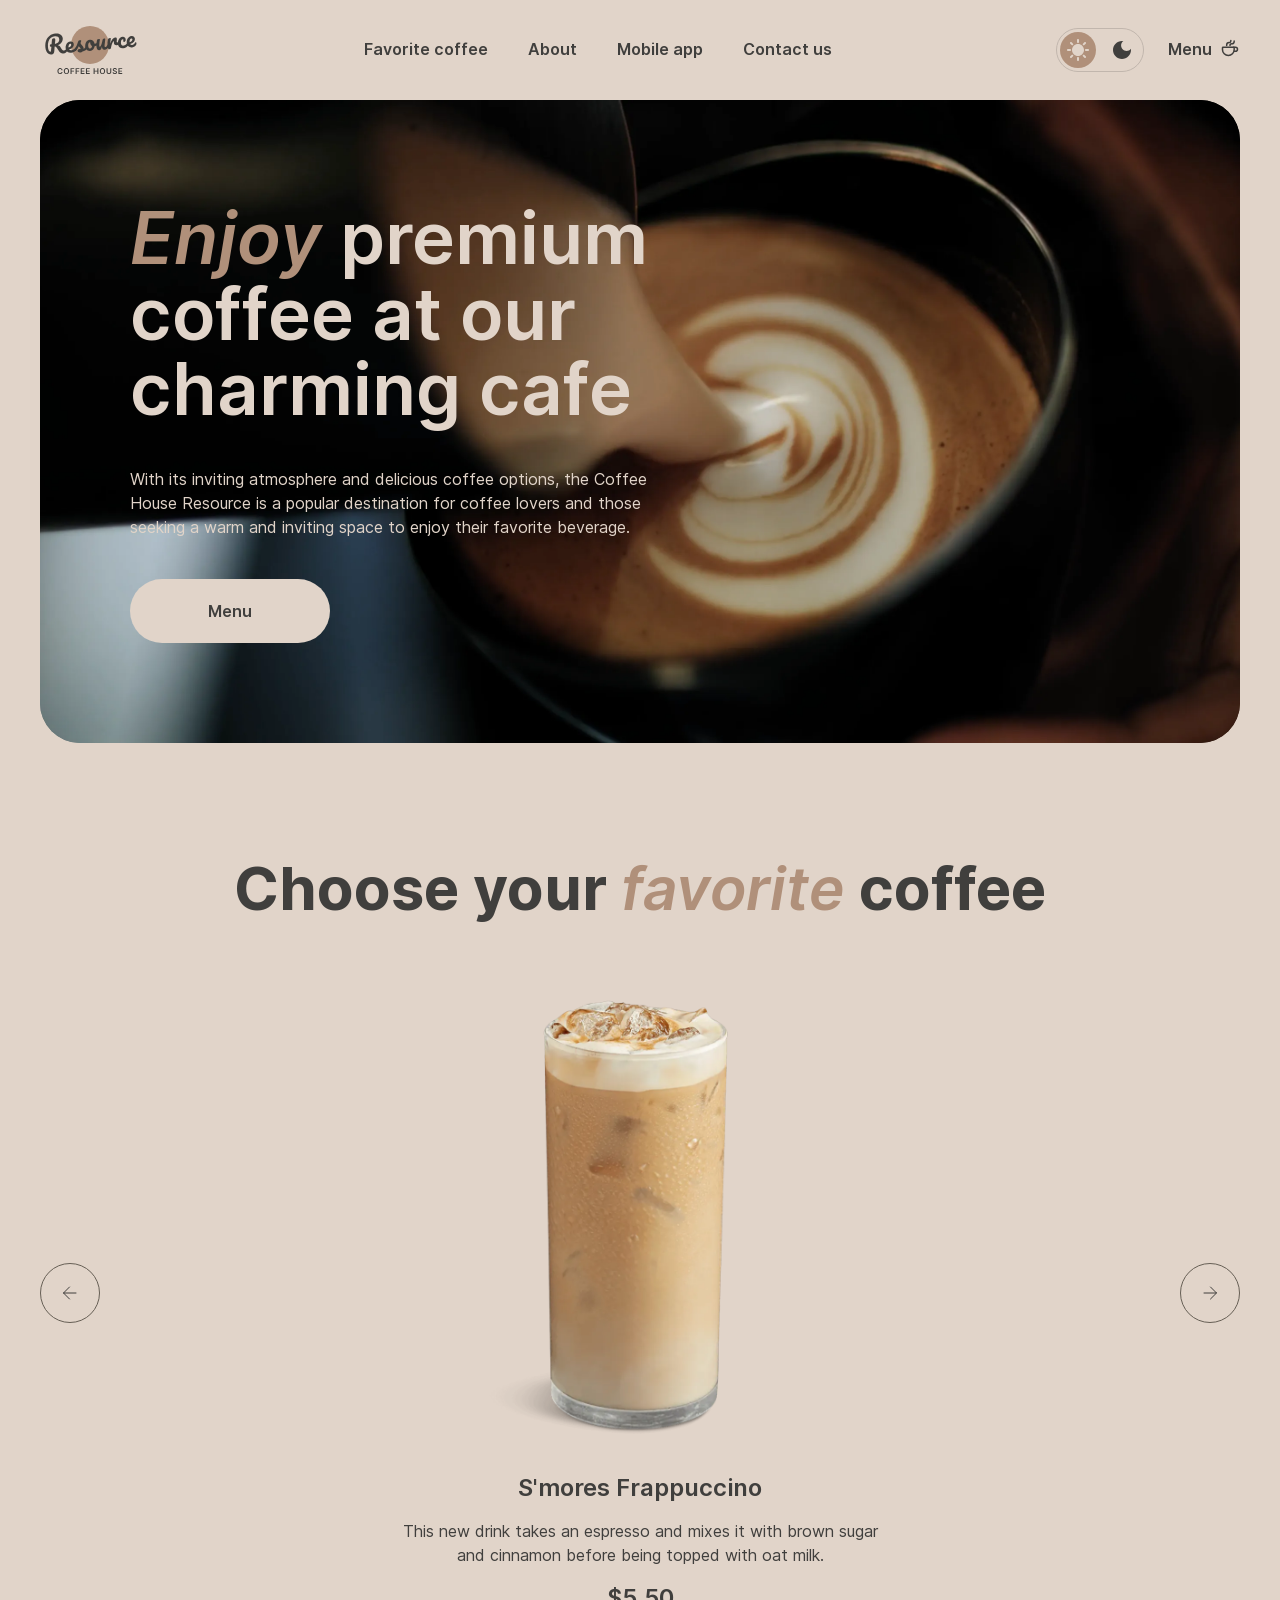
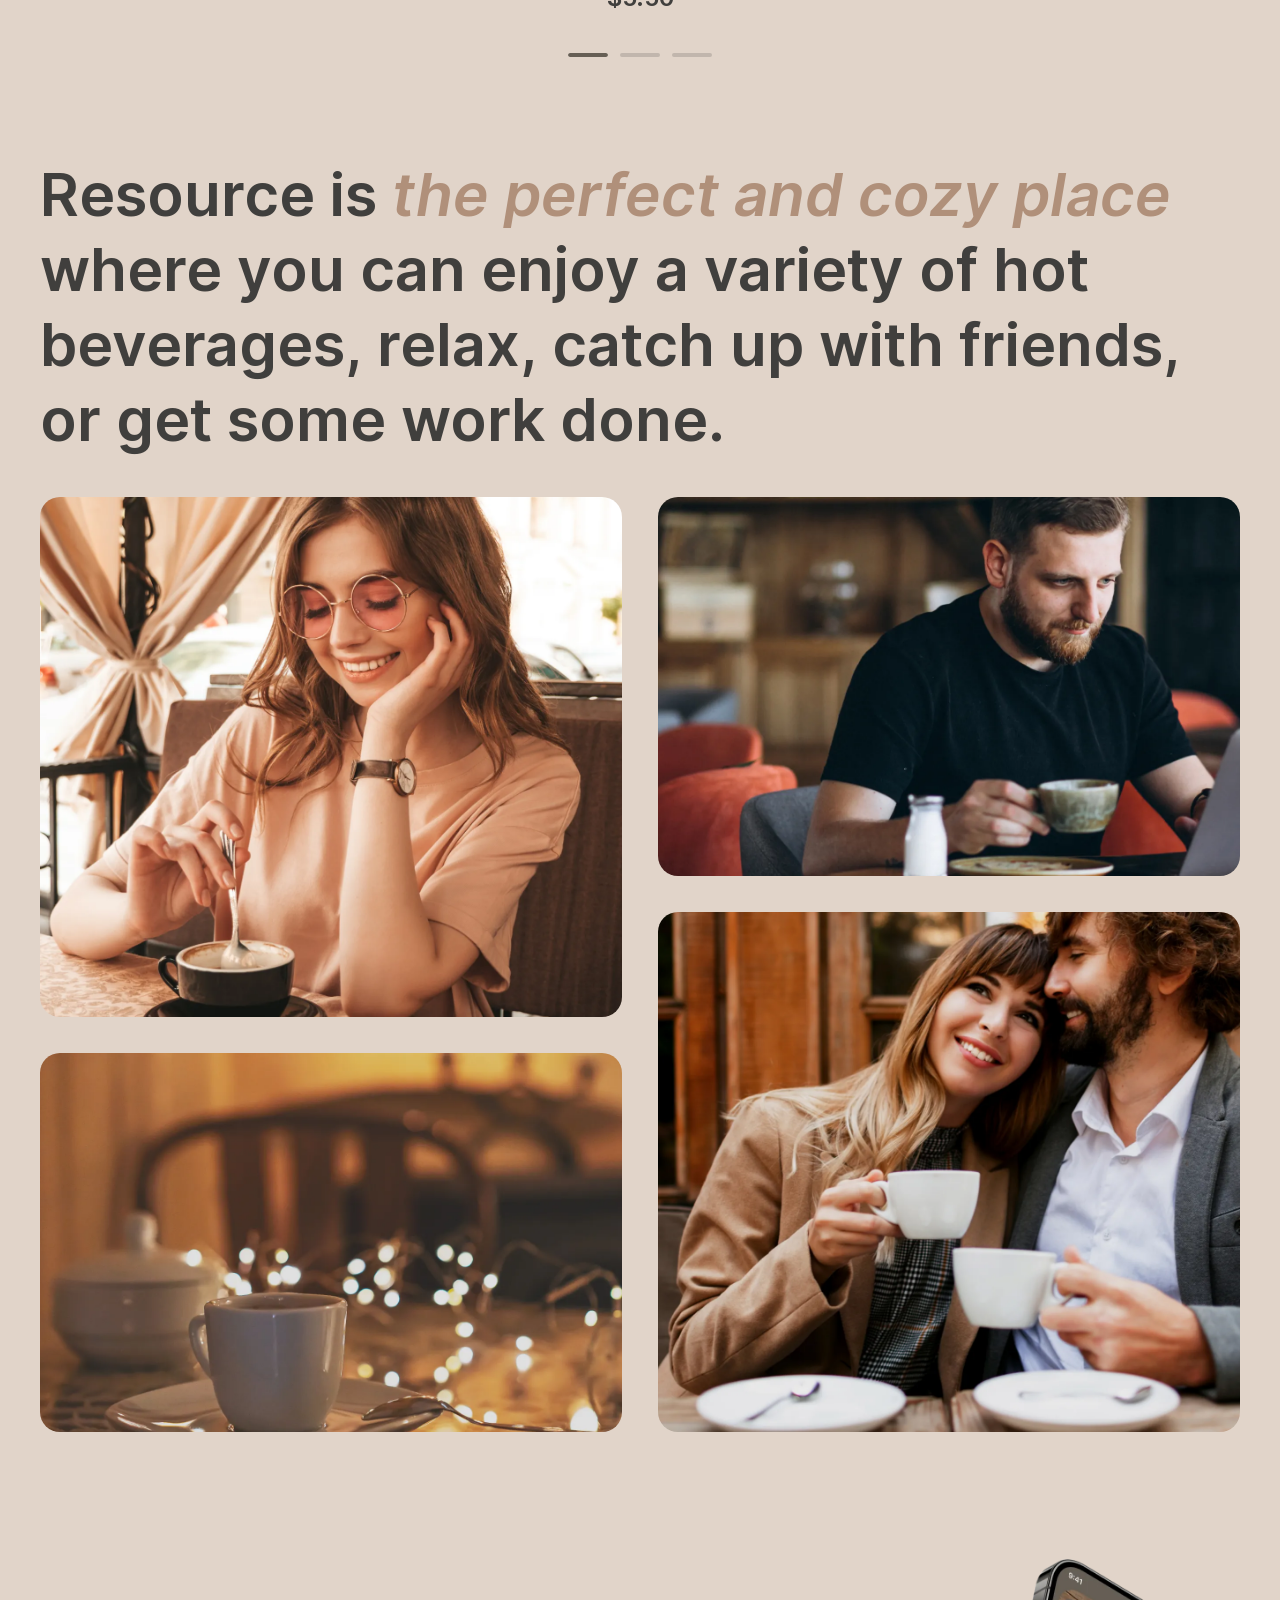
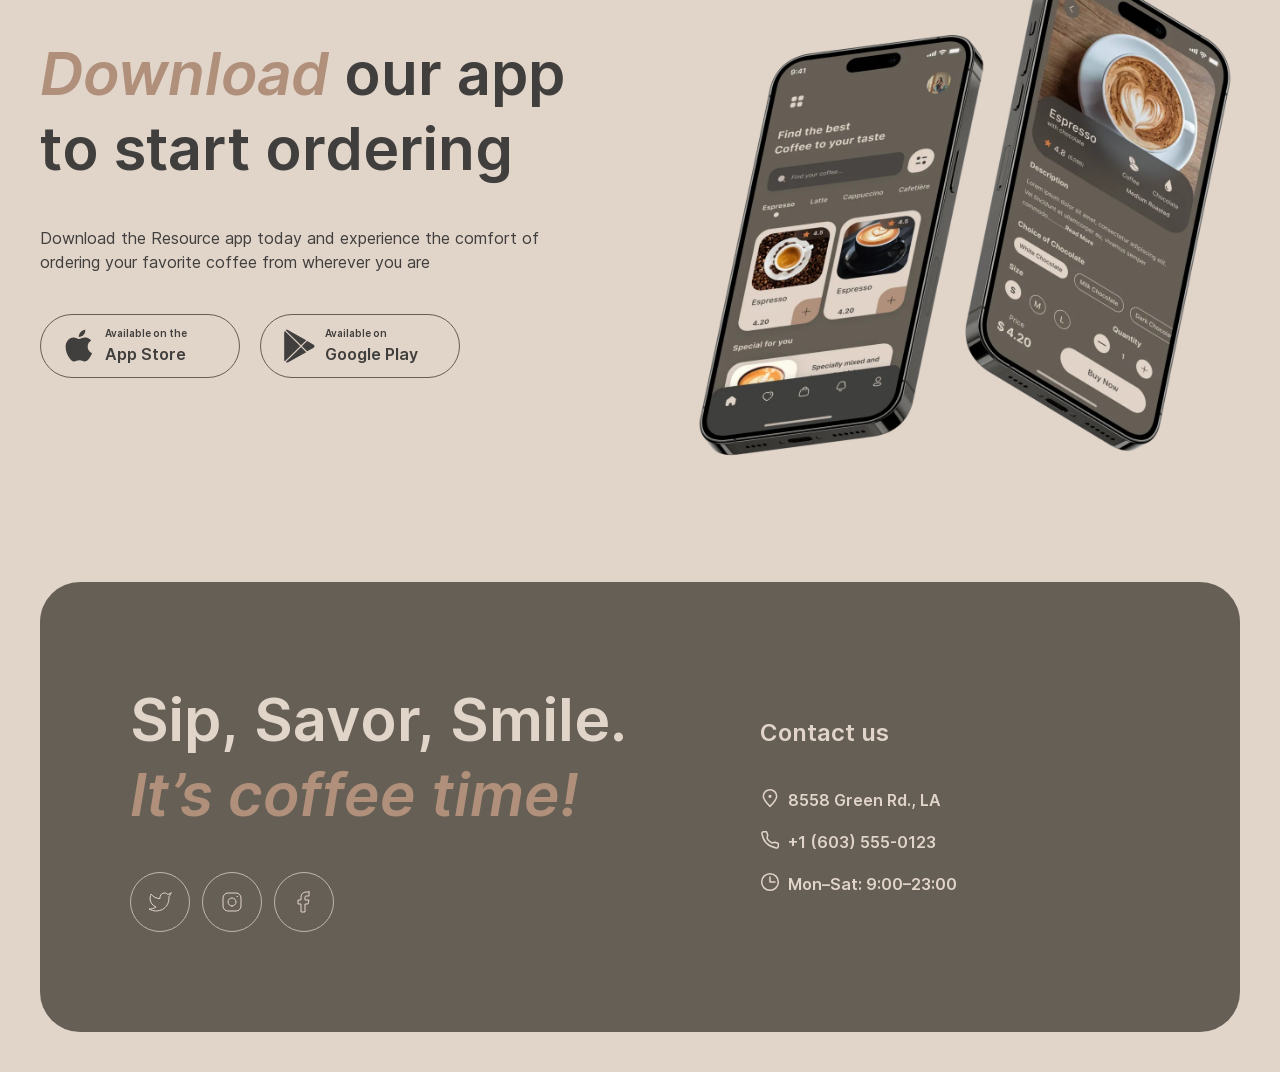
<file: index.html>
<!DOCTYPE html>
<html lang="en">
<head>
    <meta charset="UTF-8">
    <meta name="viewport" content="width=device-width, initial-scale=1.0">

    <link rel="stylesheet" href="./assets/css/style.css">

    <link rel="icon" type="image/x-icon" href="./favicon.ico">

    <title>Coffee House</title>

    <script>
        (function() {
            const savedTheme = localStorage.getItem('theme');
            const systemPrefersDark = window.matchMedia('(prefers-color-scheme: dark)').matches;
            
            if (savedTheme === 'dark' || (!savedTheme && systemPrefersDark)) {
                document.documentElement.setAttribute('data-theme', 'dark');
            }
        })();
    </script>
</head>
<body data-page-name="index">
    <div class="container">
        <header class="header">
            <a class="header__logo" href="./"></a>

            <div class="header__menu-wrapper">
                <nav class="header__menu">
                    <a class="header__menu-btn link" href="#favorite-coffee">
                        <span>Favorite coffee</span>
                        <span class="link__underline"></span>
                    </a>
                    <a class="header__menu-btn link" href="#about">
                    <span>About</span>
                    <span class="link__underline"></span>
                    </a>
                    <a class="header__menu-btn link" href="#mob-app">
                    <span>Mobile app</span>
                    <span class="link__underline"></span>
                    </a>
                    <a class="header__menu-btn link" href="#contact-us">
                    <span>Contact us</span>
                    <span class="link__underline"></span>
                    </a>
                </nav>

                <a class="header__menu-btn header__menu-btn_coffee header__menu-btn_mob-only link" href="./menu.html">
                    <span>Menu</span>
                    <span class="link__underline"></span>
                </a>
            </div>

            <div class="header__btns-wrapper">
                <button class="header__mob-menu"></button>
                <a class="header__menu-btn header__menu-btn_coffee link" href="./menu.html">
                    <span>Menu</span>
                    <span class="link__underline"></span>
                </a>
                <button class="header__theme" id="theme-toggle"></button>
            </div>
        </header>

        <main class="main">
            <section class="mainscrn">
                <video class="mainscrn__video" autoplay loop muted playsinline poster="./assets/img/img-hero.webp">
                    <source src="./assets/video/bg.mp4" type="video/mp4">                    
                    Your browser does not support the video tag.
                </video>
                <div class="mainscrn__content">
                    <h1 class="mainscrn__title">
                        <span class="mainscrn__title_accent title-accent">Enjoy</span> premium coffee at our charming cafe
                    </h1>
                    <p class="mainscrn__text">
                        With its inviting atmosphere and delicious coffee options, the Coffee House Resource is a popular destination for coffee lovers and those seeking a warm and inviting space to enjoy their favorite beverage.
                    </p>
                    <a class="mainscrn__link" href="./menu.html">
                        <span class="mainscrn__link-txt">Menu</span>
                    </a>
                </div>
            </section>

            <section class="favorite-coffee" id="favorite-coffee">
                <h2 class="favorite-coffee__title">Choose your <span class="favorite-coffee__title_accent title-accent">favorite</span> coffee</h2>
                <div class="slider">
                    <div class="slider__wrapper">
                        <div class="slider__btn-wrapper">
                            <button class="slider__btn slider__btn_left" id="slider-btn-left">
                                <svg width="24" height="24" viewBox="0 0 24 24" fill="none" xmlns="http://www.w3.org/2000/svg">
                                    <path d="M6 12H18.5M12.5 18L18.5 12L12.5 6" stroke-linecap="round" stroke-linejoin="round" />
                                </svg>
                            </button>
                        </div>
                        <div class="slider__line-wrapper">
                            <div class="slider__line">
                                <div class="slider__slide-item">
                                    <div class="slide">
                                        <div class="slide__img-wrapper">
                                            <img class="slide__img" src="./assets/img/slider/coffee-slider-1.webp" alt="A glass of S'mores Frappuccino">
                                        </div>
                                        <h3 class="slide__header">S'mores Frappuccino</h3>
                                        <div class="slide__description">
                                            This new drink takes an espresso and mixes it with brown sugar and cinnamon before being topped with oat milk.
                                        </div>
                                        <div class="slider__price">$5.50</div>
                                    </div>
                                </div>
                                <div class="slider__slide-item">
                                    <div class="slide">
                                        <div class="slide__img-wrapper">
                                            <img class="slide__img" src="./assets/img/slider/coffee-slider-2.webp" alt="A glass of Caramel Macchiato">
                                        </div>
                                        <h3 class="slide__header">Caramel Macchiato</h3>
                                        <div class="slide__description">
                                            Fragrant and unique classic espresso with rich caramel-peanut syrup, with cream under whipped thick foam.
                                        </div>
                                        <div class="slider__price">$5.00</div>
                                    </div>
                                </div>
                                <div class="slider__slide-item">
                                    <div class="slide">
                                        <div class="slide__img-wrapper">
                                            <img class="slide__img" src="./assets/img/slider/coffee-slider-3.webp" alt="A glass of Ice coffee">
                                        </div>
                                        <h3 class="slide__header">Ice coffee</h3>
                                        <div class="slide__description">
                                            A popular summer drink that tones and invigorates. Prepared from coffee, milk and ice.
                                        </div>
                                        <div class="slider__price">$4.50</div>
                                    </div>
                                </div>
                            </div>
                        </div>
                        <div class="slider__btn-wrapper">
                            <button class="slider__btn slider__btn_right" id="slider-btn-right">
                                <svg width="24" height="24" viewBox="0 0 24 24" fill="none" xmlns="http://www.w3.org/2000/svg">
                                    <path d="M6 12H18.5M12.5 18L18.5 12L12.5 6" stroke-linecap="round" stroke-linejoin="round" />
                                </svg>
                            </button>
                        </div>
                    </div>
                    <div class="slider__pagination-wrapper">
                        <div class="slider__pagination">
                            <div class="slider__pagination-item active"></div>
                            <div class="slider__pagination-item"></div>
                            <div class="slider__pagination-item"></div>
                        </div>
                    </div>
                </div>
            </section>

            <section class="about" id="about">
                <h2 class="about__title">
                    Resource is <span class="about__title_accent title-accent">the perfect and cozy place</span> where you can enjoy a variety of hot beverages, relax, catch up with friends, or get some work done.
                </h2>
                <div class="about__gallery-wrapper gallery">
                    <div class="gallery__column">
                        <div class="gallery__item">
                            <img class="gallery__img" src="./assets/img/about/about-1.webp" alt="a young woman in a cafe">
                        </div>
                        <div class="gallery__item gallery__item_small">
                            <img class="gallery__img" src="./assets/img/about/about-2.webp" alt="a cup of coffee on the table">
                        </div>
                    </div>
                    <div class="gallery__column">
                        <div class="gallery__item gallery__item_small">
                            <img class="gallery__img" src="./assets/img/about/about-3.webp" alt="a man with a cup of coffee">
                        </div>
                        <div class="gallery__item">
                            <img class="gallery__img" src="./assets/img/about/about-4.webp" alt="a man and a woman in a cafe.">
                        </div>
                    </div>
                </div>
            </section>

            <section class="mob-app" id="mob-app">
                <div class="mob-app__column">
                    <div class="mob-app__content-wrapper">
                        <h2 class="mob-app__title">
                            <span class="mob-app__title_accent title-accent">Download</span>&nbsp;our&nbsp;app<br>to&nbsp;start&nbsp;ordering
                        </h2>
                        <p class="mob-app__description">
                            Download the Resource app today and experience the comfort of ordering your favorite coffee from wherever you are
                        </p>
                        <div class="mob-app__btns-wrapper">
                            <a class="mob-app__link" href="https://www.apple.com/app-store/" target="_blank">
                                <svg width="36" height="36" viewBox="0 0 36 36" fill="none" xmlns="http://www.w3.org/2000/svg">
                                    <path d="M26.7063 18.6307C26.6694 14.6324 30.0641 12.6872 30.2193 12.5966C28.2967 9.86366 25.3169 9.49026 24.2697 9.46048C21.767 9.20369 19.3393 10.9206 18.0644 10.9206C16.764 10.9206 14.8008 9.48529 12.6848 9.52747C9.96196 9.56841 7.41468 11.1055 6.01762 13.4923C3.13444 18.359 5.28474 25.5108 8.04705 29.4446C9.42884 31.3712 11.0435 33.5223 13.1569 33.4466C15.2245 33.3635 15.9968 32.1614 18.4919 32.1614C20.9641 32.1614 21.6893 33.4466 23.8447 33.3983C26.0637 33.3635 27.4608 31.463 28.7942 29.519C30.3911 27.3108 31.0323 25.1362 31.0578 25.0245C31.0056 25.0071 26.7483 23.4229 26.7063 18.6307Z" />
                                    <path d="M22.6347 6.87268C23.7468 5.51675 24.5076 3.67205 24.2964 1.80005C22.6869 1.86952 20.674 2.88554 19.5149 4.21169C18.4893 5.38029 17.5732 7.29571 17.8099 9.097C19.6179 9.2285 21.4743 8.20752 22.6347 6.87268Z" />
                                </svg>
                                <span class="mob-app__btn-text-wrapper">
                                    <span class="mob-app__btn-label">Available on the</span>
                                    <span class="mob-app__btn-text">App Store</span>
                                </span>
                            </a>
                            <a class="mob-app__link" href="https://pay.google.com/" target="_blank">
                                <svg width="36" height="36" viewBox="0 0 36 36" fill="none" xmlns="http://www.w3.org/2000/svg">
                                    <path d="M3.7558 3.20309C3.39335 3.57302 3.18359 4.14896 3.18359 4.89483V31.4995C3.18359 32.2454 3.39335 32.8213 3.7558 33.1913L3.84525 33.2725L19.1359 18.3701V18.0182L3.84525 3.11587L3.7558 3.20309Z" />
                                    <path d="M26.0776 23.34L20.9863 18.3701V18.0182L26.0837 13.0482L26.1979 13.1129L32.2345 16.4618C33.9573 17.4122 33.9573 18.9761 32.2345 19.9325L26.1979 23.2754L26.0776 23.34Z" />
                                    <path d="M25.2733 24.2008L20.0617 19.1196L4.68164 34.1167C5.25384 34.7031 6.18695 34.7738 7.24807 34.1873L25.2733 24.2008Z" />
                                    <path d="M25.2733 12.1876L7.24807 2.20103C6.18695 1.62058 5.25384 1.69125 4.68164 2.27772L20.0617 17.2688L25.2733 12.1876Z" />
                                </svg>
                                <span class="mob-app__btn-text-wrapper">
                                    <span class="mob-app__btn-label">Available on</span>
                                    <span class="mob-app__btn-text">Google Play</span>
                                </span>
                            </a>
                        </div>
                    </div>
                </div>
                <div class="mob-app__column">
                    <div class="mob-app__img-wrapper">
                        <img class="mob-app__img" src="./assets/img/mobile-screens.webp" alt="Mobile phones">
                    </div>
                </div>
            </section>
        </main>

        <footer class="footer" id="contact-us">
            <div class="footer__column">
                <h2 class="footer__title">
                    Sip,&nbsp;Savor,&nbsp;Smile.<br> 
                    <span class="footer__title_accent title-accent">
                        It’s&nbsp;coffee&nbsp;time!
                    </span>
                </h2>
                <div class="footer__links-wrapper">
                    <a class="footer__social-link" href="https://x.com/" target="_blank">
                        <svg class="contact-us__btn-svg" width="24" height="24" viewBox="0 0 24 24" fill="none" xmlns="http://www.w3.org/2000/svg">
                            <path d="M23 3.01006C23 3.01006 20.9821 4.20217 19.86 4.54006C19.2577 3.84757 18.4573 3.35675 17.567 3.13398C16.6767 2.91122 15.7395 2.96725 14.8821 3.29451C14.0247 3.62177 13.2884 4.20446 12.773 4.96377C12.2575 5.72309 11.9877 6.62239 12 7.54006V8.54006C10.2426 8.58562 8.50127 8.19587 6.93101 7.4055C5.36074 6.61513 4.01032 5.44869 3 4.01006C3 4.01006 -1 13.0101 8 17.0101C5.94053 18.408 3.48716 19.109 1 19.0101C10 24.0101 21 19.0101 21 7.51006C20.9991 7.23151 20.9723 6.95365 20.92 6.68006C21.9406 5.67355 23 3.01006 23 3.01006Z" stroke="#E1D4C9" stroke-linecap="round" stroke-linejoin="round"></path>
                        </svg>
                    </a>
                    <a class="footer__social-link" href="https://www.instagram.com/" target="_blank">
                        <svg class="contact-us__btn-svg" width="24" height="24" viewBox="0 0 24 24" fill="none" xmlns="http://www.w3.org/2000/svg">
                            <path d="M12 16C14.2091 16 16 14.2091 16 12C16 9.79086 14.2091 8 12 8C9.79086 8 8 9.79086 8 12C8 14.2091 9.79086 16 12 16Z" stroke="#E1D4C9" stroke-linecap="round" stroke-linejoin="round"></path>
                            <path d="M3 16V8C3 5.23858 5.23858 3 8 3H16C18.7614 3 21 5.23858 21 8V16C21 18.7614 18.7614 21 16 21H8C5.23858 21 3 18.7614 3 16Z" stroke="#E1D4C9"></path>
                            <path d="M17 6.51L17.51 6.49889" stroke="#E1D4C9" stroke-linecap="round" stroke-linejoin="round"></path>
                        </svg>
                    </a>
                    <a class="footer__social-link" href="https://www.facebook.com/" target="_blank">
                        <svg class="contact-us__btn-svg" width="24" height="24" viewBox="0 0 24 24" fill="none" xmlns="http://www.w3.org/2000/svg">
                            <path d="M17 2H14C12.6739 2 11.4021 2.52678 10.4645 3.46447C9.52678 4.40215 9 5.67392 9 7V10H6V14H9V22H13V14H16L17 10H13V7C13 6.73478 13.1054 6.48043 13.2929 6.29289C13.4804 6.10536 13.7348 6 14 6H17V2Z" stroke="#E1D4C9" stroke-linecap="round" stroke-linejoin="round"></path>
                        </svg>
                    </a>
                </div>
            </div>
            <div class="footer__column footer__column_right">
                <div class="footer__contacts-wrapper">
                    <h3 class="footer__subtitle">Contact us</h3>
                    <a class="footer__link" href="https://maps.app.goo.gl/5WCi4WLvcCcSNafm6" target="_blank">
                        <span>8558 Green Rd., LA</span>
                        <span class="footer__link-underline"></span>
                    </a>
                    <a class="footer__link footer__link_phone" href="tel:+16035550123">
                        <span>+1 (603) 555-0123</span>
                        <span class="footer__link-underline"></span>
                    </a>
                    <p class="footer__time">
                        <span>Mon–Sat: 9:00–23:00</span>
                    </p>
                </div>
            </div>
        </footer>
    </div>

    <div class="modal-overlay" id="modal-overlay">
        <div class="modal">
            <div class="modal__photo" id="modal-photo-wrapper">
                <img class="modal__photo-img" src="./assets/img/goods/coffee-1.webp" alt="">
            </div>
            <div class="modal__content">
                <h2 class="modal__title">Irish coffee</h2>
                <p class="modal__description">Fragrant black coffee with Jameson Irish whiskey and whipped milk</p>

                <p class="modal__label">Size</p>
                <div class="modal__options" id="modal-size-options">
                <button class="modal__option modal__option_hover modal__option_active" id="size-s" data-price="0" type="button">
                    <span class="modal__badge">S</span>
                    <span id="size-s-text">200 ml</span>
                </button>
                <button class="modal__option modal__option_hover" id="size-m" data-price="0.5" type="button">
                    <span class="modal__badge">M</span>
                    <span id="size-m-text">300 ml</span>
                </button>
                <button class="modal__option modal__option_hover" id="size-l" data-price="1" type="button">
                    <span class="modal__badge">L</span>
                    <span id="size-l-text">400 ml</span>
                </button>
                </div>

                <p class="modal__label">Additives</p>
                <div class="modal__options" id="modal-additive-options">
                <button class="modal__option" id="additive-1" data-price="0.5" type="button">
                    <span class="modal__badge">1</span>
                    <span id="additive-1-text">Sugar</span>
                </button>
                <button class="modal__option" id="additive-2" data-price="0.5" type="button">
                    <span class="modal__badge">2</span>
                    <span id="additive-2-text">Cinnamon</span>
                </button>
                <button class="modal__option" id="additive-3" data-price="0.5" type="button">
                    <span class="modal__badge">3</span>
                    <span id="additive-3-text">Syrup</span>
                </button>
                </div>

                <div class="modal__total">
                <p class="modal__total-label">Total:</p>
                <p class="modal__total-value">$<span  id="modal-total-price" data-price="8">7.00</span></p>
                </div>

                <hr class="modal__divider">

                <p class="modal__note">
                <span class="modal__note-icon">i</span>
                The cost is not final. Download our mobile app to see the final price and place your order. Earn loyalty points and enjoy your favorite coffee with up to 20% discount.
                </p>

                <button class="modal__close" id="modal-close-button" type="button">Close</button>
            </div>
        </div>
    </div>

    <script type="module" src="./assets/js/main.js"></script>
    <!-- <script src="./assets/js/slider.js"></script> -->
    <!-- <script type="module" src="./assets/js/popup.js"></script> -->
</body>
</html>
</file>
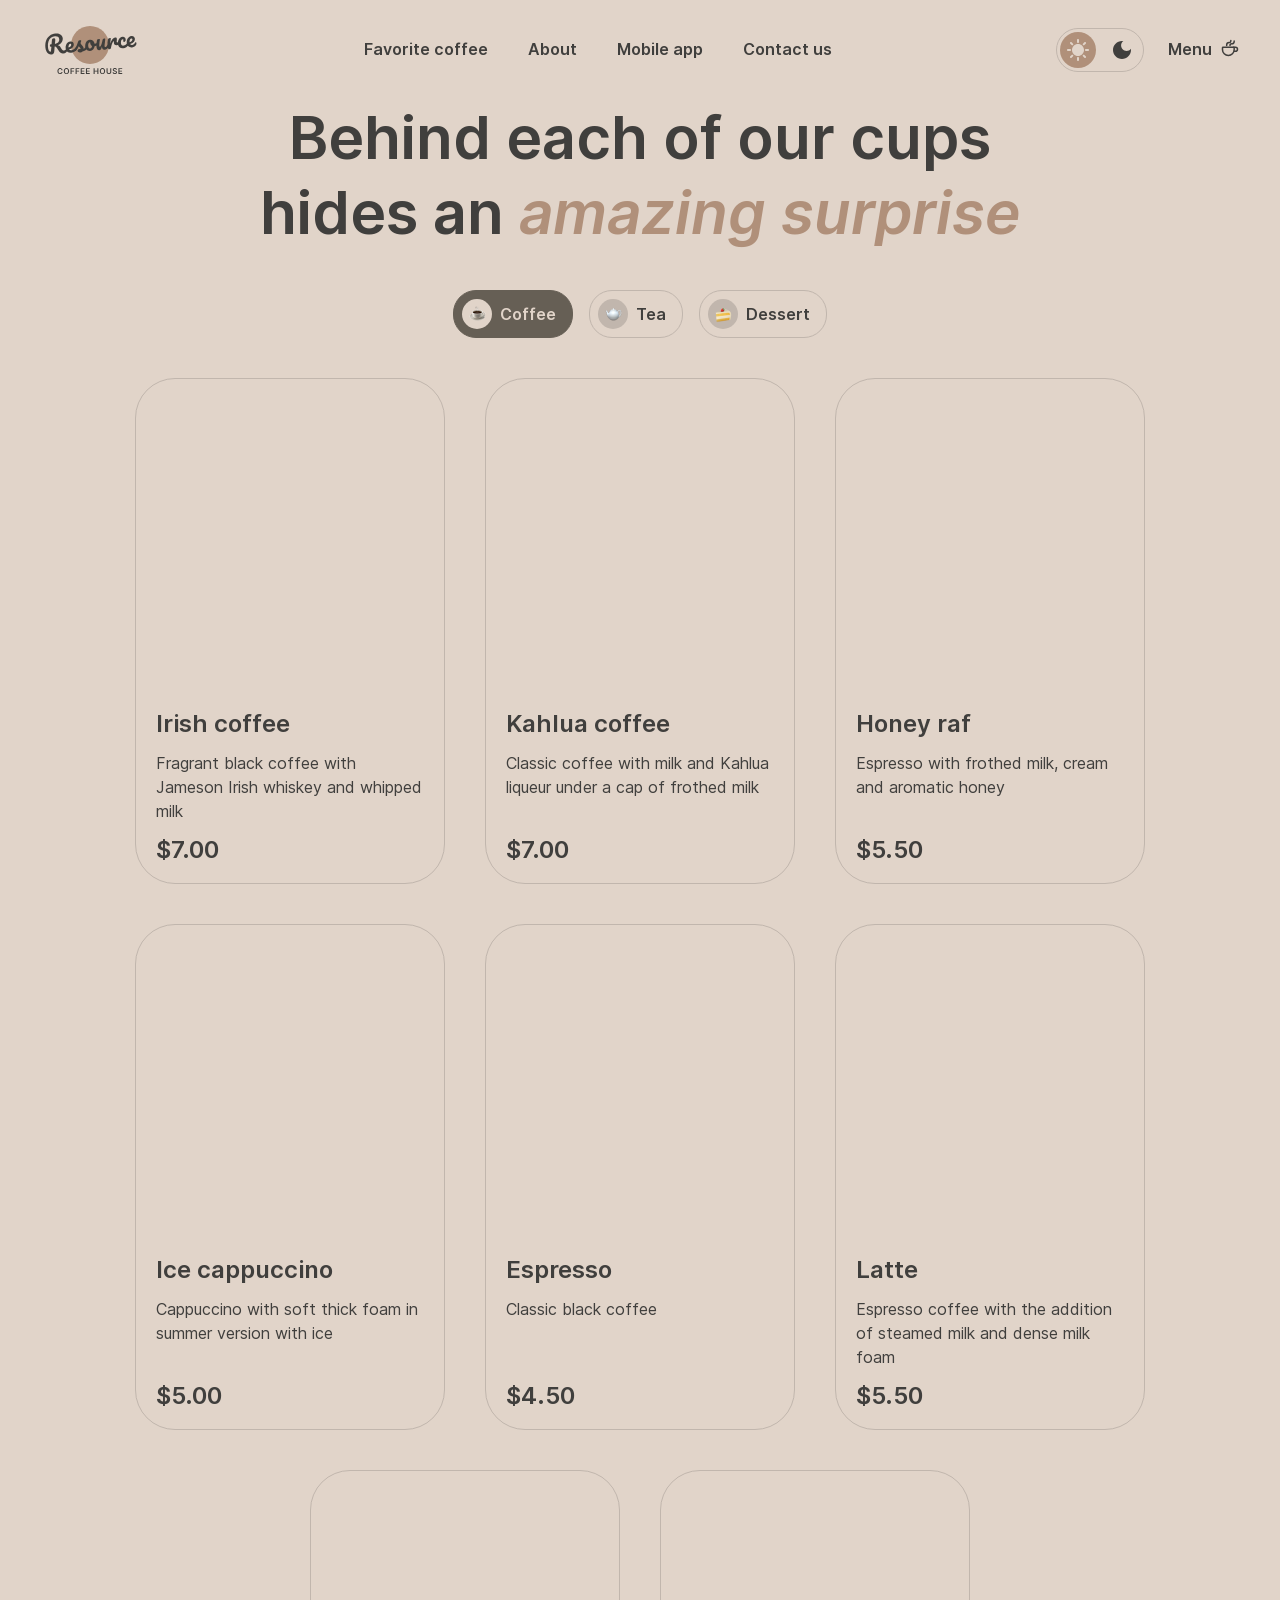
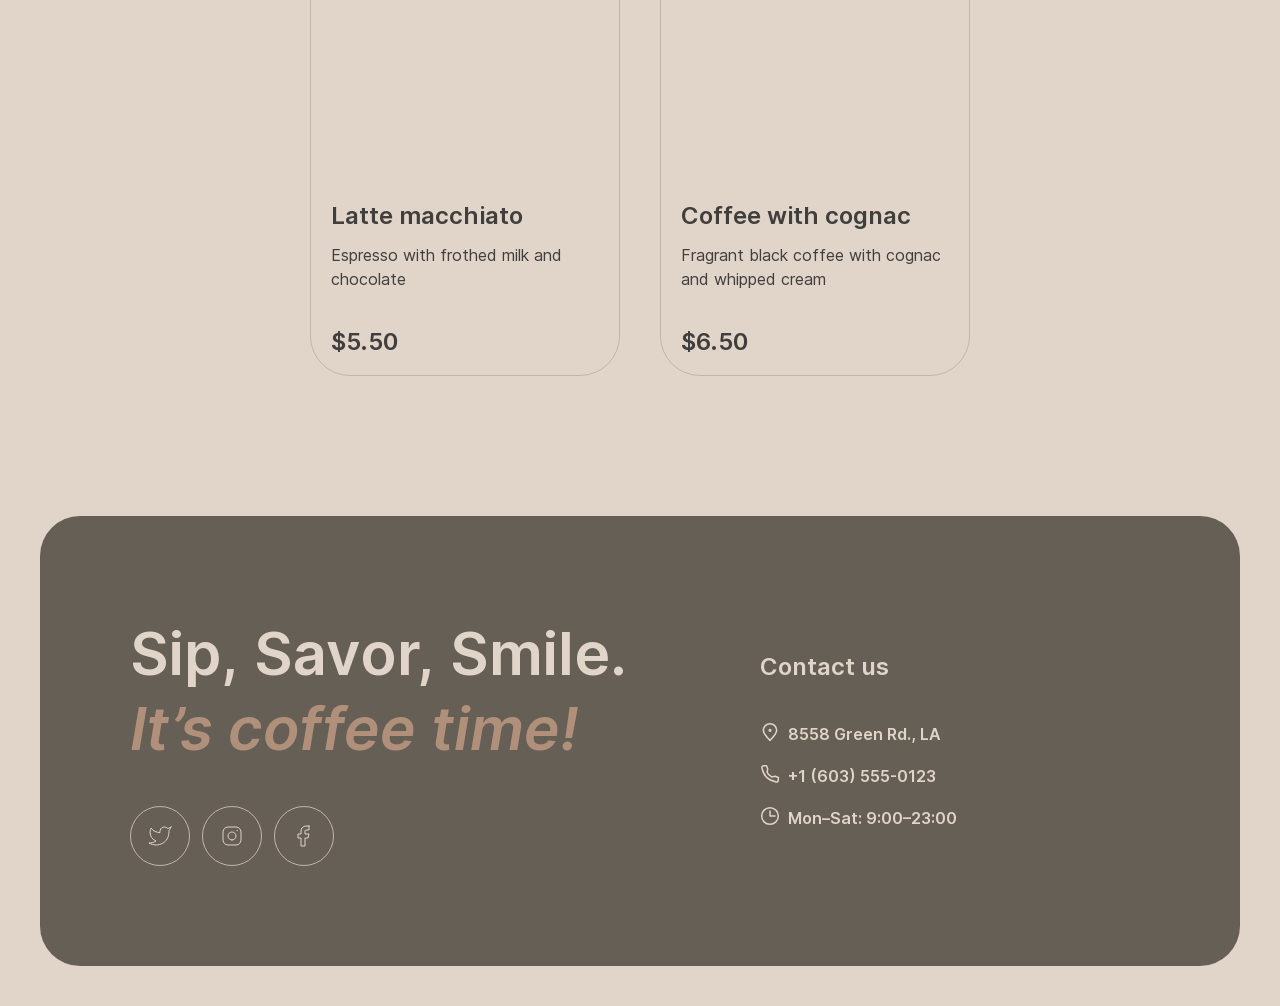
<file: menu.html>
<!DOCTYPE html>
<html lang="en">
<head>
    <meta charset="UTF-8">
    <meta name="viewport" content="width=device-width, initial-scale=1.0">

    <link rel="stylesheet" href="./assets/css/style.css">

    <link rel="icon" type="image/x-icon" href="./favicon.ico">

    <title>Coffee House - Menu</title>

    <script>
        (function() {
            const savedTheme = localStorage.getItem('theme');
            const systemPrefersDark = window.matchMedia('(prefers-color-scheme: dark)').matches;
            
            if (savedTheme === 'dark' || (!savedTheme && systemPrefersDark)) {
                document.documentElement.setAttribute('data-theme', 'dark');
            }
        })();
    </script>
</head>
<body data-page-name="menu">
    <div class="container">
        <header class="header">
            <a class="header__logo" href="./"></a>

            <div class="header__menu-wrapper">
                <nav class="header__menu">
                    <a class="header__menu-btn link" href="./index.html#favorite-coffee">
                        <span>Favorite coffee</span>
                        <span class="link__underline"></span>
                    </a>
                    <a class="header__menu-btn link" href="./index.html#about">
                    <span>About</span>
                    <span class="link__underline"></span>
                    </a>
                    <a class="header__menu-btn link" href="./index.html#mob-app">
                    <span>Mobile app</span>
                    <span class="link__underline"></span>
                    </a>
                    <a class="header__menu-btn link" href="#contact-us">
                    <span>Contact us</span>
                    <span class="link__underline"></span>
                    </a>
                </nav>

                <a class="header__menu-btn header__menu-btn_coffee header__menu-btn_mob-only link" href="./menu.html">
                    <span>Menu</span>
                    <span class="link__underline"></span>
                </a>
            </div>

            <div class="header__btns-wrapper">
                <button class="header__mob-menu"></button>
                <a class="header__menu-btn header__menu-btn_coffee link" href="./menu.html">
                    <span>Menu</span>
                    <span class="link__underline"></span>
                </a>
                <button class="header__theme" id="theme-toggle"></button>
            </div>
        </header>

        <main class="main menu-section">
            <h1 class="menu-section__title">
                Behind each of our cups hides an <span class="menu-section__title_accent title-accent">amazing surprise</span>
            </h1>
            <div class="menu-section__options-wrapper" id="options-wrapper">
                <button class="menu-section__option menu-section__option_active" data-option-name="coffee">
                    <span class="menu-section__option-icon"></span>
                    <span class="menu-section__option-text">Coffee</span>
                </button>
                <button class="menu-section__option" data-option-name="tea">
                    <span class="menu-section__option-icon"></span>
                    <span class="menu-section__option-text">Tea</span>
                </button>
                <button class="menu-section__option" data-option-name="dessert">
                    <span class="menu-section__option-icon"></span>
                    <span class="menu-section__option-text">Dessert</span>
                </button>
            </div>
            
            <div class="menu-section__goods-wrapper goods" id="goods-wrapper"></div>

            <div class="menu-section__more-wrapper">
                <button class="more-goods" id="more-goods">
                    <svg width="24" height="24" viewBox="0 0 24 24" fill="none" xmlns="http://www.w3.org/2000/svg">
                        <path d="M21.8883 13.5C21.1645 18.3113 17.013 22 12 22C6.47715 22 2 17.5228 2 12C2 6.47715 6.47715 2 12 2C16.1006 2 19.6248 4.46819 21.1679 8" stroke-linecap="round" stroke-linejoin="round" />
                        <path d="M17 8H21.4C21.7314 8 22 7.73137 22 7.4V3" stroke-linecap="round" stroke-linejoin="round" />
                    </svg>
                </button>
            </div>
        </main>

        <footer class="footer" id="contact-us">
            <div class="footer__column">
                <h2 class="footer__title">
                    Sip,&nbsp;Savor,&nbsp;Smile.<br> 
                    <span class="footer__title_accent title-accent">
                        It’s&nbsp;coffee&nbsp;time!
                    </span>
                </h2>
                <div class="footer__links-wrapper">
                    <a class="footer__social-link" href="https://x.com/" target="_blank">
                        <svg class="contact-us__btn-svg" width="24" height="24" viewBox="0 0 24 24" fill="none" xmlns="http://www.w3.org/2000/svg">
                            <path d="M23 3.01006C23 3.01006 20.9821 4.20217 19.86 4.54006C19.2577 3.84757 18.4573 3.35675 17.567 3.13398C16.6767 2.91122 15.7395 2.96725 14.8821 3.29451C14.0247 3.62177 13.2884 4.20446 12.773 4.96377C12.2575 5.72309 11.9877 6.62239 12 7.54006V8.54006C10.2426 8.58562 8.50127 8.19587 6.93101 7.4055C5.36074 6.61513 4.01032 5.44869 3 4.01006C3 4.01006 -1 13.0101 8 17.0101C5.94053 18.408 3.48716 19.109 1 19.0101C10 24.0101 21 19.0101 21 7.51006C20.9991 7.23151 20.9723 6.95365 20.92 6.68006C21.9406 5.67355 23 3.01006 23 3.01006Z" stroke="#E1D4C9" stroke-linecap="round" stroke-linejoin="round"></path>
                        </svg>
                    </a>
                    <a class="footer__social-link" href="https://www.instagram.com/" target="_blank">
                        <svg class="contact-us__btn-svg" width="24" height="24" viewBox="0 0 24 24" fill="none" xmlns="http://www.w3.org/2000/svg">
                            <path d="M12 16C14.2091 16 16 14.2091 16 12C16 9.79086 14.2091 8 12 8C9.79086 8 8 9.79086 8 12C8 14.2091 9.79086 16 12 16Z" stroke="#E1D4C9" stroke-linecap="round" stroke-linejoin="round"></path>
                            <path d="M3 16V8C3 5.23858 5.23858 3 8 3H16C18.7614 3 21 5.23858 21 8V16C21 18.7614 18.7614 21 16 21H8C5.23858 21 3 18.7614 3 16Z" stroke="#E1D4C9"></path>
                            <path d="M17 6.51L17.51 6.49889" stroke="#E1D4C9" stroke-linecap="round" stroke-linejoin="round"></path>
                        </svg>
                    </a>
                    <a class="footer__social-link" href="https://www.facebook.com/" target="_blank">
                        <svg class="contact-us__btn-svg" width="24" height="24" viewBox="0 0 24 24" fill="none" xmlns="http://www.w3.org/2000/svg">
                            <path d="M17 2H14C12.6739 2 11.4021 2.52678 10.4645 3.46447C9.52678 4.40215 9 5.67392 9 7V10H6V14H9V22H13V14H16L17 10H13V7C13 6.73478 13.1054 6.48043 13.2929 6.29289C13.4804 6.10536 13.7348 6 14 6H17V2Z" stroke="#E1D4C9" stroke-linecap="round" stroke-linejoin="round"></path>
                        </svg>
                    </a>
                </div>
            </div>
            <div class="footer__column footer__column_right">
                <div class="footer__contacts-wrapper">
                    <h3 class="footer__subtitle">Contact us</h3>
                    <a class="footer__link" href="https://maps.app.goo.gl/5WCi4WLvcCcSNafm6" target="_blank">
                        <span>8558 Green Rd., LA</span>
                        <span class="footer__link-underline"></span>
                    </a>
                    <a class="footer__link footer__link_phone" href="tel:+16035550123">
                        <span>+1 (603) 555-0123</span>
                        <span class="footer__link-underline"></span>
                    </a>
                    <p class="footer__time">
                        <span>Mon–Sat: 9:00–23:00</span>
                    </p>
                </div>
            </div>
        </footer>
    </div>

    <div class="modal-overlay" id="modal-overlay">
        <div class="modal">
            <div class="modal__photo" id="modal-photo-wrapper">
                <img class="modal__photo-img" src="./assets/img/goods/coffee-1.webp" alt="">
            </div>
            <div class="modal__content">
                <h2 class="modal__title">Irish coffee</h2>
                <p class="modal__description">Fragrant black coffee with Jameson Irish whiskey and whipped milk</p>

                <p class="modal__label">Size</p>
                <div class="modal__options" id="modal-size-options">
                <button class="modal__option modal__option_hover modal__option_active" id="size-s" data-price="0" type="button">
                    <span class="modal__badge">S</span>
                    <span id="size-s-text">200 ml</span>
                </button>
                <button class="modal__option modal__option_hover" id="size-m" data-price="0.5" type="button">
                    <span class="modal__badge">M</span>
                    <span id="size-m-text">300 ml</span>
                </button>
                <button class="modal__option modal__option_hover" id="size-l" data-price="1" type="button">
                    <span class="modal__badge">L</span>
                    <span id="size-l-text">400 ml</span>
                </button>
                </div>

                <p class="modal__label">Additives</p>
                <div class="modal__options" id="modal-additive-options">
                <button class="modal__option" id="additive-1" data-price="0.5" type="button">
                    <span class="modal__badge">1</span>
                    <span id="additive-1-text">Sugar</span>
                </button>
                <button class="modal__option" id="additive-2" data-price="0.5" type="button">
                    <span class="modal__badge">2</span>
                    <span id="additive-2-text">Cinnamon</span>
                </button>
                <button class="modal__option" id="additive-3" data-price="0.5" type="button">
                    <span class="modal__badge">3</span>
                    <span id="additive-3-text">Syrup</span>
                </button>
                </div>

                <div class="modal__total">
                <p class="modal__total-label">Total:</p>
                <p class="modal__total-value">$<span  id="modal-total-price" data-price="8">7.00</span></p>
                </div>

                <hr class="modal__divider">

                <p class="modal__note">
                <span class="modal__note-icon">i</span>
                The cost is not final. Download our mobile app to see the final price and place your order. Earn loyalty points and enjoy your favorite coffee with up to 20% discount.
                </p>

                <button class="modal__close" id="modal-close-button" type="button">Close</button>
            </div>
        </div>
    </div>

    <script type="module" src="./assets/js/main.js"></script>
</body>
</html>
</file>
<file: assets/css/style.css>
/*--- Fonts ---*/
/* Inter Regular */
@font-face {
  font-family: "Inter";
  src: url("./../fonts/Inter-Regular.woff2") format("woff2");
  font-weight: 400;
  font-style: normal;
  font-display: swap;
}

/* Inter SemiBold */
@font-face {
  font-family: "Inter";
  src: url("./../fonts/Inter-SemiBold.woff2") format("woff2");
  font-weight: 600;
  font-style: normal;
  font-display: swap;
}

/* Inter SemiBold Italic */
@font-face {
  font-family: "Inter";
  src: url("./../fonts/Inter-SemiBoldItalic.woff2") format("woff2");
  font-weight: 600;
  font-style: italic;
  font-display: swap;
}

/* Inter Bold */
@font-face {
  font-family: "Inter";
  src: url("./../fonts/Inter-Bold.woff2") format("woff2");
  font-weight: 700;
  font-style: normal;
  font-display: swap;
}

/*--- Animations ---*/
@keyframes fadeIn {
  from {
    opacity: 0;
    transform: translateY(20px);
  }
  to {
    opacity: 1;
    transform: translateY(0);
  }
}

/*--- Reset ---*/
* {
  /*--- Disable outline light on touchscreen devices ---*/
  -webkit-tap-highlight-color: transparent;
  outline: none;

  /*--- Disable select text and image ---*/
  -moz-user-select: none;
  -o-user-select: none;
  -khtml-user-select: none;
  -webkit-user-select: none;
  -ms-user-select: none;
  user-select: none;

  /*--- Reset Styles ---*/
  box-sizing: border-box;
  padding: 0;
  margin: 0;

  /*--- Scrollbar for all ---*/
  scrollbar-width: thin; /* thin | auto | none */
  scrollbar-color: rgba(120, 120, 120, 0.4) transparent;
}

/*--- Scrollbar for all ---*/
::-webkit-scrollbar {
  width: 12px;
  height: 12px;
}

::-webkit-scrollbar-track {
  background: transparent;
}

::-webkit-scrollbar-thumb {
  background-color: rgba(120, 120, 120, 0.4);
  border-radius: 6px;
  border: 3px solid transparent;
  background-clip: content-box;
}

::-webkit-scrollbar-thumb:hover {
  background-color: rgba(120, 120, 120, 0.6);
}

/*--- Vars ---*/
:root {
  /* Colors */
  --main-bg-color: #e1d4c9;
  --background-container: #665f55;
  --text-primary: #403f3d;
  --text-inverse: #e1d4c9;
  --text-accent: #b0907a;
  --border-primary: #c1b6ad;
  --border-color: #665f55;
  --pagination-color: #c1b6ad;
  --pagination-active: #665f55;
  --arrow: #403f3d;
  --background-overlay: rgba(64, 63, 61, 0.8);
  --bg-modal: #e1d4c9;
  --color-option-active: #665f55;

  /* paddings */
  --main-paddings: clamp(
    16px,
    calc(16px + (40 - 16) * ((100vw - 400px) / (760 - 400))),
    40px
  );
  --mainscrn-paddings-tb: 100px;
  --mainscrn-paddings-lr: clamp(
    60px,
    calc(60px + (100 - 60) * ((100vw - 800px) / (1440 - 800))),
    100px
  );
  --footer-paddings-tb: 100px;
  --footer-paddings-lr: clamp(
    60px,
    calc(60px + (100 - 60) * ((100vw - 800px) / (1440 - 800))),
    100px
  );

  transition:
    background-color 0.4s ease,
    color 0.4s ease;
}

html[data-theme="dark"] {
  --main-bg-color: #292826;
  --background-container: #403f3d;
  --text-primary: #e1d4c9;
  --border-primary: #665f55;
  --border-color: #c1b6ad;
  --pagination-color: #665f55;
  --pagination-active: #c1b6ad;
  --arrow: #e1d4c9;
  --background-overlay: rgba(41, 40, 38, 0.8);
  --bg-modal: #403f3d;
  --color-option-active: #292826;
}

/*--- Common ---*/
html {
  scroll-behavior: smooth;
}

body {
  position: relative;
  overflow-x: hidden;

  display: flex;
  flex-direction: column;
  align-items: center;

  width: 100%;
  min-height: 100vh;

  font-family: Inter;
  font-size: 16px;
  font-weight: 400;
  line-height: 1.5;
  color: var(--text-primary);

  background-color: var(--main-bg-color);
}

body.modal-no-scroll {
  overflow: hidden;
  padding-right: var(--modal-scrollbar-width, 0px);
}

a {
  text-decoration: none;
}

.container {
  position: relative;
  overflow-x: hidden;
  width: 100%;
  min-height: 100vh;
  max-width: 1440px;
  padding: 20px var(--main-paddings) 40px var(--main-paddings);
}

.link {
  display: flex;
  align-items: flex-start;
  position: relative;
  text-decoration: none;
  color: var(--text-primary);
  font-size: 16px;
  font-style: normal;
  font-weight: 600;
  line-height: 149%;
  height: 24px;
  overflow: visible;
}

.link__underline {
  position: absolute;
  left: 0px;
  bottom: -2px;
  display: flex;
  justify-content: center;
  width: 100%;
  height: 2px;
}

.link__underline::after {
  content: "";
  background-color: var(--text-primary);
  display: block;
  width: 1px;
  height: 2px;
  opacity: 0;
  transition: 0.4s ease-in;
  -webkit-transition: 0.4s ease-in;
}

.link_on .link__underline::after {
  width: 100%;
  opacity: 1;
}

/*--- Header ---*/
.header {
  display: flex;
  justify-content: space-between;
  align-items: center;

  width: 100%;
  height: 60px;
}

.header__logo {
  display: block;
  position: relative;

  width: 100px;
  height: 60px;

  background-image: url(./../img/logo.svg);
  background-repeat: no-repeat;
  background-position: center;
  background-size: 100%;
}

.header__logo::before {
  content: "";
  position: absolute;
  top: 0;
  left: 0;
  width: 100%;
  height: 100%;
  z-index: 1;
  opacity: 0;
  transition: opacity 0.4s ease;

  background-image: url(./../img/logo-dark.svg);
  background-repeat: no-repeat;
  background-position: center;
  background-size: 100%;
}

html[data-theme="dark"] .header__logo::before {
  opacity: 1;
}

.header__menu-wrapper {
  position: relative;
}

.header__menu {
  display: flex;
  gap: clamp(
    12px,
    calc(12px + (40 - 12) * ((100vw - 780px) / (930 - 780))),
    40px
  );
}

.header__btns-wrapper {
  display: flex;
  flex-direction: row-reverse;
  align-items: center;
  gap: clamp(
    12px,
    calc(12px + (24 - 12) * ((100vw - 780px) / (930 - 780))),
    24px
  );
}

.header__mob-menu {
  position: relative;

  display: none;
  justify-content: center;
  align-items: center;

  width: 44px;
  height: 44px;

  border: 1px solid var(--border-color);
  border-radius: 50%;
  background-color: transparent;

  cursor: pointer;
}

.header__mob-menu::before,
.header__mob-menu::after {
  content: "";
  position: absolute;
  top: 16px;
  left: 13px;

  width: 16px;
  height: 2px;

  background-color: var(--border-color);

  transition: all 0.4s ease;
}

.header__mob-menu::after {
  top: auto;
  bottom: 16px;
}

.header__mob-menu_active::before {
  transform-origin: left top;
  transform: translate(3px, -1px) rotate(45deg);
}

.header__mob-menu_active::after {
  transform-origin: left bottom;
  transform: translate(3px, 2px) rotate(-45deg);
}

.header__menu-btn_coffee {
  position: relative;
  width: 72px;
}

.header__menu-btn_coffee::before,
.header__menu-btn_coffee::after {
  content: "";
  position: absolute;
  top: 0px;
  right: 0px;
  overflow: visible;
  z-index: 0;

  width: 20px;
  height: 20px;

  background-image: url(./../img/coffee-cup.svg);
  background-repeat: no-repeat;
  background-size: 100%;
  background-position: center;

  opacity: 1;

  transition: opacity 0.4s ease;
}

.header__menu-btn_coffee::after {
  background-image: url(./../img/coffee-cup-dark.svg);
  opacity: 0;
}

html[data-theme="dark"] .header__menu-btn_coffee::after {
  opacity: 1;
}

.header__menu-btn_mob-only {
  display: none;
}

.header__theme {
  position: relative;
  width: 88px;
  height: 44px;

  display: block;

  border: none;
  background-color: transparent;
  background-image: url(./../img/theme-switch.svg);
  background-repeat: no-repeat;
  background-size: 100%;
  background-position: center;

  cursor: pointer;
}

.header__theme::before {
  content: "";
  position: absolute;
  top: 0;
  left: 0;
  z-index: 1;
  width: 100%;
  height: 100%;

  background-image: url(./../img/theme-switch-hover.svg);
  background-repeat: no-repeat;
  background-size: 100%;
  background-position: center;

  opacity: 0;

  transition: opacity 0.4s ease;
}

html[data-theme="dark"] .header__theme {
  background-image: url(./../img/theme-switch-dark.svg);
}

html[data-theme="dark"] .header__theme::before {
  background-image: url(./../img/theme-switch-dark-hover.svg);
}

/*--- Main ---*/
.main {
  width: 100%;
  margin-top: 20px;
  min-height: 100px;
}

/* Main Screen */
.mainscrn {
  position: relative;
  overflow: hidden;

  width: 100%;
  padding: var(--mainscrn-paddings-tb) var(--mainscrn-paddings-lr);

  border-radius: 40px;
  background-image: url(./../img/img-hero.webp);
  background-repeat: no-repeat;
  background-size: cover;
  background-position: center;
}

.mainscrn__video {
  position: absolute;
  top: 0;
  left: 0;
  z-index: 1;

  width: 100%;
  height: 100%;
  object-fit: cover;

  pointer-events: none;
}

.mainscrn__content {
  position: relative;
  z-index: 2;

  width: 100%;
  max-width: 530px;
}

.mainscrn__title {
  font-weight: 600;
  font-size: clamp(
    42px,
    calc(42px + (72 - 42) * ((100vw - 400px) / (760 - 400))),
    72px
  );
  color: var(--text-inverse);
  line-height: 1.05;
}

.title-accent {
  font-style: italic;
  color: var(--text-accent);
}

.mainscrn__text {
  margin-top: 40px;
  font-weight: 400;
  line-height: 1.5;
  color: var(--text-inverse);
}

.mainscrn__link {
  display: flex;
  justify-content: center;
  align-items: center;

  width: 200px;
  height: 64px;
  margin-top: 40px;
  border-radius: 100px;

  background-color: var(--main-bg-color);
  font-weight: 600;
  color: var(--text-primary);
}

.mainscrn__link-txt {
  position: relative;
  padding-right: 25px;

  transform: translateX(12px);

  transition: transform 0.4s ease;
}

.mainscrn__link-txt::after {
  content: "";
  position: absolute;
  top: 0px;
  right: 0px;

  width: 20px;
  height: 20px;

  background-image: url(./../img/coffee-cup.svg);
  background-repeat: no-repeat;
  background-image: cover;
  background-position: center;
  opacity: 0;

  transition: opacity 0.4s ease;
}

html[data-theme="dark"] .mainscrn__link-txt::after {
  background-image: url(./../img/coffee-cup-dark.svg);
}

/* Favorite Coffee */
.favorite-coffee {
  margin-top: 100px;
}

.favorite-coffee__title {
  font-size: clamp(
    32px,
    calc(32px + (60 - 32) * ((100vw - 400px) / (760 - 400))),
    60px
  );
  color: var(--text-primary);
  text-align: center;
}

.slider {
  position: relative;
  overflow: hidden;
  margin-top: 40px;
}

.slider__wrapper {
  display: flex;
  align-items: center;
  justify-content: space-between;
  gap: 20px;
  max-width: 100%;
}

.slider__pagination-wrapper {
  display: flex;
  justify-content: center;
  margin-top: 40px;
}

.slider__pagination {
  display: flex;
  gap: 12px;
}

.slider__pagination-item {
  position: relative;
  overflow: hidden;

  width: 40px;
  height: 4px;
  border-radius: 2px;
  background-color: var(--pagination-color);

  cursor: pointer;
}

.slider__pagination-item::before {
  content: "";
  position: absolute;
  top: 0;
  left: 0;

  width: 40px;
  height: 4px;

  border-radius: 2px;
  background-color: var(--pagination-active);

  transform: translateX(-100%);
  transition: all 0.4s ease;
}

.slider__pagination-item.active::before {
  transform: translateX(0%);
}

.slider__pagination-item::before {
  transition: transform 0.4s ease;
}

/* Выход вправо (при движении слайдера вправо / prev) */
.slider__pagination-item.exit-right::before {
  transform: translateX(100%);
}

/* Подготовка к входу справа (без анимации, для последующего появления) */
.slider__pagination-item.prepare-right::before {
  transform: translateX(100%);
  transition: none;
}

.slider__pagination-item.no-transition::before {
  transition: none !important;
}

.slider__btn-wrapper {
  display: flex;
  justify-content: center;
  align-items: center;
  flex-shrink: 0;

  width: 60px;
}

.slider__btn {
  display: flex;
  justify-content: center;
  align-items: center;

  width: 60px;
  height: 60px;

  border: 1px solid var(--border-color);
  border-radius: 50%;
  background-color: transparent;

  transition: all 0.4s ease;
  cursor: pointer;
}

.slider__btn svg path {
  stroke: var(--arrow);
  transition: all 0.4s ease;
}

.slider__btn_left {
  transform: rotate(180deg);
}

.slider__line-wrapper {
  position: relative;
  flex: 1 1 auto;
  overflow: hidden;

  min-height: 100px;
}

.slider__line {
  position: relative;

  display: flex;
  transition: transform 0.4s ease;

  width: 100%;
  min-height: 100px;
}

.slider__slide-item {
  display: flex;
  justify-content: center;
  flex-shrink: 0;

  width: 100%;
}

.slide {
  width: 100%;
  max-width: 480px;
}

.slide__img-wrapper {
  position: relative;
  overflow: hidden;

  display: flex;
  justify-content: center;
  align-items: center;

  width: 100%;
  aspect-ratio: 1 / 1;
}

.slide__header {
  margin-top: 20px;
}

.slide__img {
  width: 100%;
  object-fit: cover;
}

.slide__header {
  margin-top: 20px;
  text-align: center;
  font-size: 24px;
  font-weight: 600;
  line-height: 1.25;
}

.slide__description {
  margin-top: 16px;
  text-align: center;
}

.slider__price {
  margin-top: 16px;
  font-weight: 600;
  font-size: 24px;
  line-height: 1.25;
  text-align: center;
}

/* About */
.about {
  margin-top: 100px;
}

.about__title {
  font-size: clamp(
    32px,
    calc(32px + (60 - 32) * ((100vw - 400px) / (760 - 400))),
    60px
  );
  font-weight: 600;
  line-height: 1.25;
}

.about__gallery-wrapper {
  display: flex;
  gap: clamp(
    12px,
    calc(12px + (40 - 12) * ((100vw - 780px) / (1360 - 780))),
    40px
  );

  margin-top: 40px;
}

.gallery__column {
  flex: 1 1 auto;
  display: flex;
  flex-direction: column;
  align-items: center;
  gap: clamp(
    12px,
    calc(12px + (40 - 12) * ((100vw - 780px) / (1360 - 780))),
    40px
  );

  width: 50%;
}

.gallery__item {
  position: relative;
  overflow: hidden;

  display: flex;
  justify-content: center;
  align-items: center;

  width: 100%;
  aspect-ratio: 66 / 59;

  border-radius: 20px;
}

.gallery__item_small {
  aspect-ratio: 66 / 43;
}

.gallery__img {
  display: block;
  width: 100%;
  object-fit: cover;
  transform: scale(1.1);
  transition: transform 0.4s ease;
}

/* Mobile App */
.mob-app {
  position: relative;
  overflow: hidden;

  display: flex;
  gap: 100px;
  margin-top: 100px;
}

.mob-app__column {
  flex: 1 1 auto;
  display: flex;
  align-items: center;
  width: 50%;
}

.mob-app__content-wrapper {
  width: 100%;
  max-width: 690px;
}

.mob-app__title {
  font-size: clamp(
    32px,
    calc(32px + (60 - 32) * ((100vw - 400px) / (760 - 400))),
    60px
  );
  font-weight: 600;
  line-height: 1.25;
}

.mob-app__description {
  margin-top: 40px;
}

.mob-app__btns-wrapper {
  display: flex;
  flex-wrap: wrap;
  gap: 20px;
}

.mob-app__btns-wrapper {
  margin-top: 40px;
}

.mob-app__link {
  display: flex;
  gap: 8px;
  width: 200px;
  height: 64px;
  padding: 12px 20px;
  align-items: center;
  border: 1px solid var(--border-color);
  color: var(--text-primary);
  border-radius: 32px;
  text-decoration: none;
  cursor: pointer;
  transition: 0.4s ease-in;
  -webkit-transition: 0.4s ease-in;
}

.mob-app__link svg path {
  fill: var(--text-primary);
  transition: all 0.4s ease;
}

.mob-app__btn-text-wrapper {
  display: block;
}

.mob-app__btn-label {
  display: block;
  font-size: 10px;
  font-weight: 600;
  line-height: 1.4;
  letter-spacing: 0;
}

.mob-app__btn-text {
  display: block;
  font-size: 16px;
  font-weight: 600;
  line-height: 24px;
  letter-spacing: 0;
  margin: 2px 0 0 0;
}

.mob-app__img-wrapper {
  position: relative;
  overflow: hidden;
  width: 100%;
  max-width: 630px;
}

.mob-app__img {
  display: block;
  width: 100%;
}

/*--- Menu Page ---*/
.menu-section {
  display: flex;
  flex-direction: column;
  align-items: center;
}

.menu-section__title {
  width: 100%;
  max-width: 800px;

  font-size: clamp(
    32px,
    calc(32px + (60 - 32) * ((100vw - 400px) / (760 - 400))),
    60px
  );
  font-weight: 600;
  line-height: 1.25;
  text-align: center;
}

.menu-section__options-wrapper {
  display: flex;
  gap: 16px;
  margin-top: 40px;
}

.menu-section__option {
  display: flex;
  justify-content: center;
  align-items: center;
  gap: 8px;

  padding: 8px 16px 8px 8px;
  border-radius: 23px;

  font-family: Inter;
  font-size: 16px;
  font-weight: 600;
  color: var(--text-primary);

  background-color: transparent;
  border: 1px solid var(--border-primary);

  cursor: pointer;

  transition: all 0.4s ease;
}

.menu-section__option-icon {
  display: flex;
  justify-content: center;
  align-items: center;

  width: 30px;
  height: 30px;
  border-radius: 50%;

  background-color: var(--border-primary);
  background-image: url(./../img/coffee.png);
  background-repeat: no-repeat;
  background-size: 17px;
  background-position: center;
  transition: all 0.4s ease;
}

.menu-section__option:nth-child(2) > .menu-section__option-icon {
  background-image: url(./../img/tea.png);
}

.menu-section__option:nth-child(3) > .menu-section__option-icon {
  background-image: url(./../img/dessert.png);
}

.menu-section__option_active {
  border: 1px solid #665f55;
  background-color: #665f55;
  color: var(--text-inverse);
}

.menu-section__option_active .menu-section__option-icon {
  background-color: var(--text-inverse);
}

html[data-theme="dark"] .menu-section__option_active {
  border: 1px solid #403f3d;
  background-color: #403f3d;
  color: var(--text-inverse);
}

html[data-theme="dark"]
  .menu-section__option_active
  .menu-section__option-icon {
  background-color: #292826;
}

.menu-section__goods-wrapper {
  margin-top: 40px;
}

.goods {
  display: flex;
  justify-content: center;
  flex-wrap: wrap;
  gap: 40px;
}

.goods__item {
  position: relative;
  overflow: hidden;

  width: 310px;
  height: 506px;

  border: 1px solid var(--border-primary);
  border-radius: 40px;

  cursor: pointer;

  animation: fadeIn 0.4s ease-out forwards;
  opacity: 0;

  transition: all 0.4s ease;
}

.goods__img-wrapper {
  position: relative;
  overflow: hidden;

  display: flex;
  justify-content: center;
  align-items: center;

  width: 100%;
  height: 310px;

  border-radius: 40px;
}

.goods__img {
  display: block;

  width: 100%;

  transform: scale(1.15);

  transition: all 0.4s ease;
}

.goods__content-wrapper {
  position: relative;
  overflow: hidden;

  width: 100%;
  height: 196px;
  padding: 20px;
}

.goods__title,
.goods__price {
  font-weight: 600;
  font-size: 24px;
  line-height: 1.25;
}

.goods__price {
  position: absolute;
  left: 20px;
  bottom: 20px;
}

.goods__description {
  margin-top: 12px;
}

.menu-section__more-wrapper {
  display: block;
  margin-top: 40px;
}

.more-goods {
  display: none;
  justify-content: center;
  align-items: center;

  width: 60px;
  height: 60px;

  border: 1px solid #665f55;
  border-radius: 50%;
  background-color: transparent;

  cursor: pointer;

  transition: all 0.4s ease;
}

.more-goods svg path {
  stroke: #403f3d;
  transition: all 0.4s ease;
}

html[data-theme="dark"] .more-goods {
  border: 1px solid #c1b6ad;
}

html[data-theme="dark"] .more-goods svg path {
  stroke: #c1b6ad;
}

/*--- Footer ---*/
.footer {
  display: flex;
  align-items: center;
  gap: 100px;

  width: 100%;
  margin-top: 100px;
  padding: var(--footer-paddings-tb) var(--footer-paddings-lr);

  border-radius: 40px;
  background-color: var(--background-container);
}

.footer__column {
  flex-shrink: 0;

  width: 100%;
  max-width: 530px;
}

.footer__column_right {
  display: flex;
  flex-direction: column;
  align-items: flex-start;
  width: auto;
}

.footer__contacts-wrapper {
  display: flex;
  flex-direction: column;
  align-items: flex-start;
}

.footer__title {
  font-size: clamp(
    32px,
    calc(32px + (60 - 32) * ((100vw - 400px) / (760 - 400))),
    60px
  );
  font-weight: 600;
  line-height: 1.25;
  color: var(--text-inverse);
}

.footer__links-wrapper {
  display: flex;
  gap: 12px;
  margin-top: 40px;
}

.footer__social-link {
  display: flex;
  justify-content: center;
  align-items: center;

  width: 60px;
  height: 60px;

  border-radius: 50%;
  border: 1px solid var(--border-primary);

  transition: all 0.4s ease;
}

.footer__subtitle {
  margin: 18px 0px 40px 0px;

  font-weight: 600;
  font-size: 24px;
  line-height: 1.25;
  color: var(--text-inverse);
}

.footer__link,
.footer__time {
  position: relative;
  display: inline-block;
  padding-left: 28px;
  margin-bottom: 18px;
  color: var(--text-inverse);
  font-weight: 600;
  line-height: 1.5;
  background-image: url(./../img/pin-alt.svg);
  background-repeat: no-repeat;
  background-size: 20px;
  background-position: 0 0;
}

.footer__link_phone {
  background-image: url(./../img/phone.svg);
}

.footer__time {
  background-image: url(./../img/clock.svg);
}

.footer__link-underline {
  position: absolute;
  left: 3px;
  bottom: -3px;
  display: flex;
  justify-content: center;
  width: 100%;
  height: 2px;
}

.footer__link-underline::after {
  content: "";
  background-color: var(--text-inverse);
  display: block;
  width: 1px;
  height: 2px;
  opacity: 0;
  transition: 0.4s ease-in;
  -webkit-transition: 0.4s ease-in;
}

/*--- Modal ---*/
.modal-overlay {
  position: fixed;
  z-index: 1000;
  inset: 0;
  display: flex;
  overflow-y: scroll;
  padding: 16px;
  background: var(--background-overlay);
  opacity: 0;
  visibility: hidden;
  transition:
    opacity 0.25s ease,
    visibility 0.25s ease;
  pointer-events: none;
}

.modal-overlay_open {
  opacity: 1;
  visibility: visible;
  pointer-events: auto;
}

.modal {
  display: flex;
  align-items: flex-start;
  gap: 24px;
  width: 100%;
  max-width: 800px;
  min-height: 100px;
  margin: auto;
  padding: 16px;
  background: var(--bg-modal);
  border-radius: 40px;
  transform: scale(0.95);
  transition: transform 0.25s ease;
}

.modal-overlay--open .modal {
  transform: scale(1);
}

.modal__photo {
  position: relative;
  overflow: hidden;

  display: flex;
  justify-content: center;
  align-items: center;
  flex: none;

  width: 310px;
  aspect-ratio: 1 / 1;
  border-radius: 32px;
  background-color: #666;
}

.modal__photo-img {
  display: block;
  width: 100%;
  height: 100%;
  object-fit: cover;
  transform: scale(1.1);
  transition: all 0.4s ease;
}

.modal__content {
  display: flex;
  flex-direction: column;
  flex: 1;
  min-width: 0;
}

.modal__title {
  font-size: 24px;
  font-weight: 600;
}

.modal__description {
  margin-top: 12px;
  line-height: 1.5;
}

.modal__label {
  margin-top: 20px;
}

.modal__options {
  display: flex;
  flex-wrap: wrap;
  gap: 10px;
  margin-top: 8px;
}

.modal__option {
  display: flex;
  align-items: center;
  gap: 12px;
  height: 46px;
  padding: 7px 20px 7px 7px;
  font-size: 16px;
  font-weight: 600;
  color: var(--text-primary);
  border: 1px solid var(--border-primary);
  border-radius: 23px;
  background-color: transparent;
  cursor: pointer;
  transition: all 0.4s ease;
}

.modal__badge {
  display: flex;
  justify-content: center;
  align-items: center;
  flex: none;

  width: 30px;
  height: 30px;

  font-size: 14px;
  font-weight: 600;
  background: var(--border-primary);
  border-radius: 50%;
  transition: all 0.4s ease;
}

.modal__option_active {
  background-color: var(--color-option-active);
  border-color: var(--color-option-active);
  color: var(--text-inverse);
}

.modal__option_active .modal__badge {
  background-color: var(--bg-modal);
  color: var(--text-primary);
}

.modal__total {
  display: flex;
  align-items: center;
  justify-content: space-between;
  margin-top: 20px;
  font-size: 24px;
  line-height: 1.25;
  font-weight: 600;
}

.modal__divider {
  margin: 20px 0 0;
  border: none;
  border-top: 1px solid var(--border-primary);
}

.modal__note {
  display: flex;
  align-items: flex-start;
  gap: 8px;
  margin-top: 12px;
  font-size: 10px;
  font-weight: 600;
  line-height: 1.5;
}

.modal__note-icon {
  display: flex;
  align-items: center;
  justify-content: center;
  flex: none;
  width: 16px;
  height: 16px;
  margin-top: 1px;
  font-size: 9px;
  font-weight: 600;
  border: 1px solid currentColor;
  border-radius: 50%;
}

.modal__close {
  margin-top: 40px;
  height: 44px;
  font-size: 16px;
  font-weight: 600;
  color: var(--text-primary);
  border: 1px solid var(--border-color);
  border-radius: 22px;
  background-color: transparent;
  cursor: pointer;
  transition: all 0.4s ease;
}

/*--- Media ---*/
@media (hover: hover) and (pointer: fine) {
  .link:hover .link__underline::after {
    width: 100%;
    opacity: 1;
  }

  .header__theme:hover::before {
    opacity: 1;
  }

  .mainscrn__link:hover .mainscrn__link-txt {
    transform: translateX(0px);
  }

  .mainscrn__link:hover .mainscrn__link-txt::after {
    opacity: 1;
  }

  .slider__btn:hover {
    background-color: var(--border-color);
  }

  .slider__btn:hover svg path {
    stroke: #e1d4c9;
  }

  html[data-theme="dark"] .slider__btn:hover,
  html[data-theme="dark"] .mob-app__link:hover {
    background-color: #403f3d;
    border: 1px solid #403f3d;
  }

  .gallery__img:hover {
    transform: scale(1);
  }

  .mob-app__link:hover {
    color: var(--text-inverse);
    background-color: var(--border-color);
  }

  .mob-app__link:hover svg path {
    fill: var(--text-inverse);
  }

  .footer__social-link:hover {
    border: 1px solid #e1d4c9;
    background-color: #e1d4c9;
  }

  .footer__social-link:hover svg path {
    stroke: #403f3d;
  }

  html[data-theme="dark"] .footer__social-link:hover {
    border: 1px solid #292826;
    background-color: #292826;
  }

  html[data-theme="dark"] .footer__social-link:hover svg path {
    stroke: #e1d4c9;
  }

  .footer__link:hover .footer__link-underline::after {
    width: 100%;
    opacity: 1;
  }

  .menu-section__option:hover {
    border: 1px solid #665f55;
    background-color: #665f55;
    color: var(--text-inverse);
  }

  .menu-section__option:hover .menu-section__option-icon {
    background-color: var(--text-inverse);
  }

  html[data-theme="dark"] .menu-section__option:hover {
    border: 1px solid #403f3d;
    background-color: #403f3d;
    color: var(--text-inverse);
  }

  html[data-theme="dark"]
    .menu-section__option:hover
    .menu-section__option-icon {
    background-color: #292826;
  }

  .goods__item:hover .goods__img {
    transform: scale(1.05);
  }

  .more-goods:hover {
    transform: rotate(180deg);
  }

  .modal__option_hover:hover {
    background-color: var(--color-option-active);
    border-color: var(--color-option-active);
    color: var(--text-inverse);
  }

  .modal__option_hover:hover .modal__badge {
    background-color: var(--bg-modal);
    color: var(--text-primary);
  }

  .modal__close:hover {
    color: var(--text-inverse);
    background-color: var(--border-color);
  }

  html[data-theme="dark"] .modal__close:hover {
    background-color: var(--color-option-active);
    border: 1px solid var(--color-option-active);
  }

  .modal__photo:hover .modal__photo-img {
    transform: scale(1);
  }
}

@media (max-width: 1150px) {
  .mob-app {
    flex-direction: column;
  }

  .mob-app__column {
    justify-content: center;
    width: 100%;
  }
}

/* @media (max-width: 1089px) {
  .goods__item:nth-child(5),
  .goods__item:nth-child(6),
  .goods__item:nth-child(7),
  .goods__item:nth-child(8) {
    display: none;
  }

  .menu-section__more-wrapper {
    display: block;
  }
} */

@media (max-width: 1070px) {
  .footer {
    flex-direction: column;
  }

  .footer__subtitle {
    margin-top: 0;
  }

  .footer__column_right {
    width: 100%;
  }
  .footer__contacts-wrapper {
    width: 100%;
    max-width: 530px;
  }
}

@media (max-width: 768px) {
  :root {
    --mainscrn-paddings-tb: clamp(
      60px,
      calc(60px + (100 - 60) * ((100vw - 400px) / (760 - 400))),
      100px
    );
    --mainscrn-paddings-lr: clamp(
      16px,
      calc(16px + (60 - 16) * ((100vw - 400px) / (760 - 400))),
      60px
    );
    --footer-paddings-tb: clamp(
      60px,
      calc(60px + (100 - 60) * ((100vw - 400px) / (760 - 400))),
      100px
    );
    --footer-paddings-lr: clamp(
      16px,
      calc(16px + (60 - 16) * ((100vw - 400px) / (760 - 400))),
      60px
    );
  }

  .header__menu-btn_coffee,
  .gallery__column:nth-child(1) .gallery__item:nth-child(2),
  .gallery__column:nth-child(2) .gallery__item:nth-child(1) {
    display: none;
  }

  .header__menu-wrapper {
    position: absolute;
    left: 100%;
    top: 100px;
    z-index: 100;

    display: flex;
    flex-direction: column;
    justify-content: center;
    align-items: center;
    gap: 100px;

    width: 100%;
    height: calc(100vh - 100px);
    background-color: var(--main-bg-color);

    transition: transform 0.4s ease;
  }

  .header__menu-wrapper_show {
    transform: translateX(-100%);
  }

  .header__menu {
    flex-direction: column;
    gap: 40px;
    align-items: center;
  }

  .header__menu-btn {
    font-size: 32px;
    height: auto;
  }

  .header__menu-btn_mob-only {
    display: flex;
    width: 140px;
    height: auto;
  }

  .header__menu-btn_coffee::before,
  .header__menu-btn_coffee::after {
    width: 40px;
    height: 40px;
  }

  .header__mob-menu {
    display: flex;
  }

  .about__gallery-wrapper {
    flex-direction: column;
    gap: 40px;
  }

  .gallery__column {
    width: 100%;
    gap: 40px;
  }

  .gallery__item {
    aspect-ratio: auto;
    height: 590px;
  }

  .gallery__img {
    height: 100%;
  }

  .mob-app,
  .footer {
    gap: clamp(
      40px,
      calc(40px + (100 - 40) * ((100vw - 400px) / (760 - 400))),
      100px
    );
  }
}

@media (max-width: 675px) {
  .modal__photo {
    display: none;
  }
}

@media (max-width: 500px) {
  .slider__btn-wrapper {
    display: none;
  }
}

/*--- popup ---*/
.popup {
  background-color: var(--main-bg-color);
}

.popup-h2,
.popup-h3 {
  color: var(--text-primary);
  text-align: center;
}

.popup-h2 {
  font-size: 32px;
}

.popup-h3 {
  margin-top: 60px;
  font-size: 26px;
}
</file>
